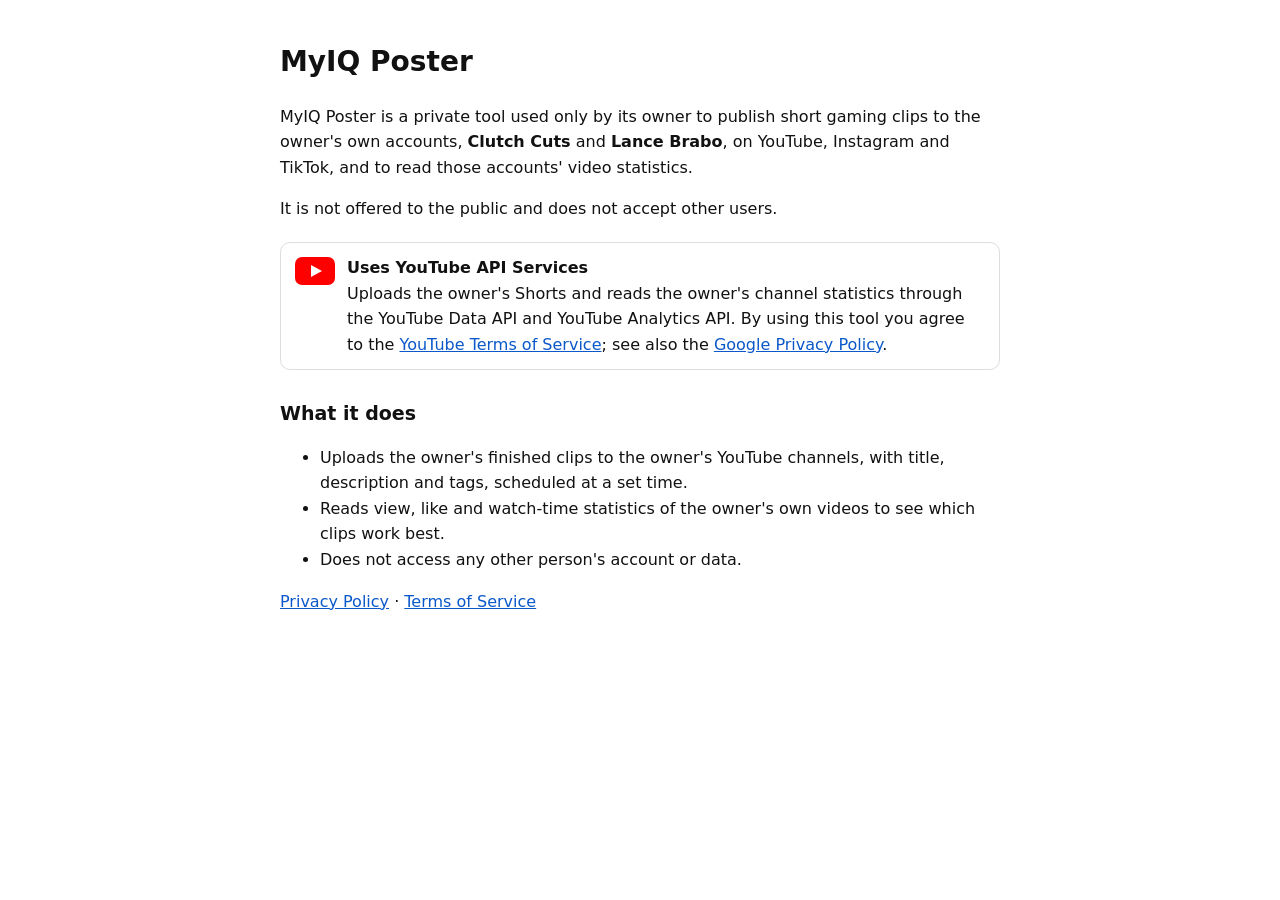
<file: index.html>
<!doctype html><html lang="en"><meta charset="utf-8"><meta name="viewport" content="width=device-width,initial-scale=1">
<title>MyIQ Poster</title><link rel="stylesheet" href="style.css">
<h1>MyIQ Poster</h1>
<p>MyIQ Poster is a private tool used only by its owner to publish short gaming clips to the owner's own accounts, <b>Clutch Cuts</b> and <b>Lance Brabo</b>, on YouTube, Instagram and TikTok, and to read those accounts' video statistics.</p>
<p>It is not offered to the public and does not accept other users.</p>
<div class="yt">
<svg width="40" height="28" viewBox="0 0 40 28" aria-hidden="true"><rect width="40" height="28" rx="7" fill="#FF0000"/><path d="M16 8l11 6-11 6z" fill="#fff"/></svg>
<div><b>Uses YouTube API Services</b><br>
Uploads the owner's Shorts and reads the owner's channel statistics through the YouTube Data API and YouTube Analytics API.
By using this tool you agree to the <a href="https://www.youtube.com/t/terms">YouTube Terms of Service</a>; see also the <a href="https://policies.google.com/privacy">Google Privacy Policy</a>.</div>
</div>
<h2>What it does</h2>
<ul>
<li>Uploads the owner's finished clips to the owner's YouTube channels, with title, description and tags, scheduled at a set time.</li>
<li>Reads view, like and watch-time statistics of the owner's own videos to see which clips work best.</li>
<li>Does not access any other person's account or data.</li>
</ul>
<p><a href="privacy.html">Privacy Policy</a> · <a href="terms.html">Terms of Service</a></p>
</html>
</file>
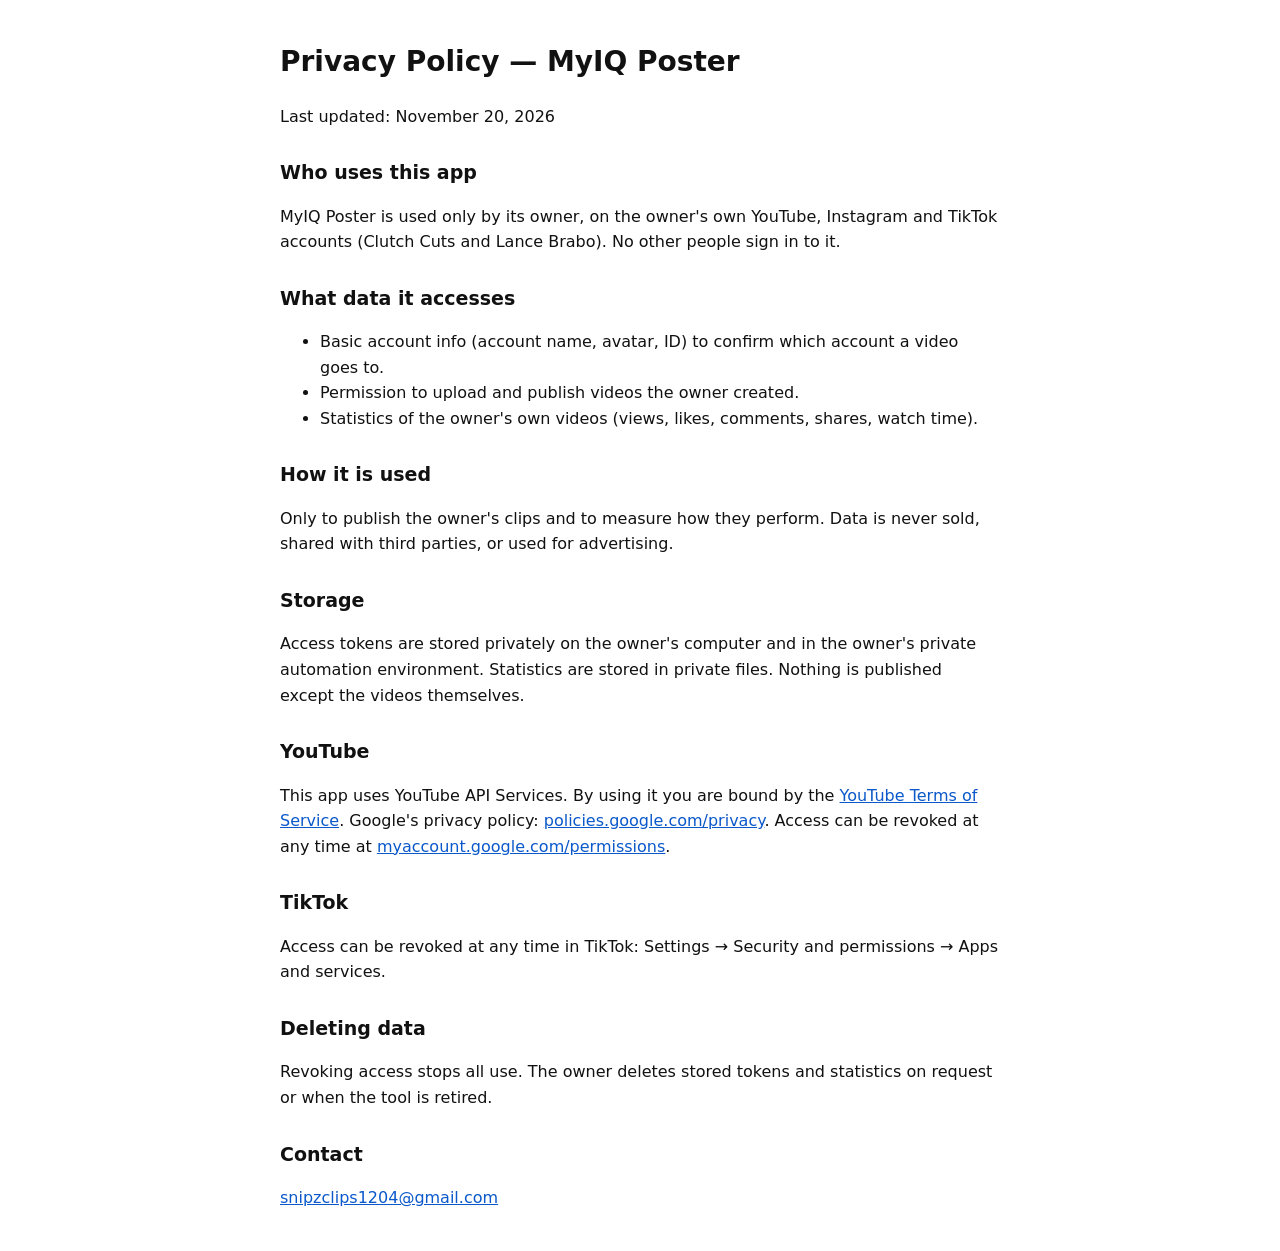
<file: privacy.html>
<!doctype html><html lang="en"><meta charset="utf-8"><meta name="viewport" content="width=device-width,initial-scale=1">
<title>MyIQ Privacy Policy</title><link rel="stylesheet" href="style.css">
<h1>Privacy Policy — MyIQ Poster</h1>
<p>Last updated: November 20, 2026</p>
<h2>Who uses this app</h2>
<p>MyIQ Poster is used only by its owner, on the owner's own YouTube, Instagram and TikTok accounts (Clutch Cuts and Lance Brabo). No other people sign in to it.</p>
<h2>What data it accesses</h2>
<ul>
<li>Basic account info (account name, avatar, ID) to confirm which account a video goes to.</li>
<li>Permission to upload and publish videos the owner created.</li>
<li>Statistics of the owner's own videos (views, likes, comments, shares, watch time).</li>
</ul>
<h2>How it is used</h2>
<p>Only to publish the owner's clips and to measure how they perform. Data is never sold, shared with third parties, or used for advertising.</p>
<h2>Storage</h2>
<p>Access tokens are stored privately on the owner's computer and in the owner's private automation environment. Statistics are stored in private files. Nothing is published except the videos themselves.</p>
<h2>YouTube</h2>
<p>This app uses YouTube API Services. By using it you are bound by the <a href="https://www.youtube.com/t/terms">YouTube Terms of Service</a>. Google's privacy policy: <a href="https://policies.google.com/privacy">policies.google.com/privacy</a>. Access can be revoked at any time at <a href="https://myaccount.google.com/permissions">myaccount.google.com/permissions</a>.</p>
<h2>TikTok</h2>
<p>Access can be revoked at any time in TikTok: Settings → Security and permissions → Apps and services.</p>
<h2>Deleting data</h2>
<p>Revoking access stops all use. The owner deletes stored tokens and statistics on request or when the tool is retired.</p>
<h2>Contact</h2>
<p><a href="mailto:snipzclips1204@gmail.com">snipzclips1204@gmail.com</a></p>
</html>
</file>
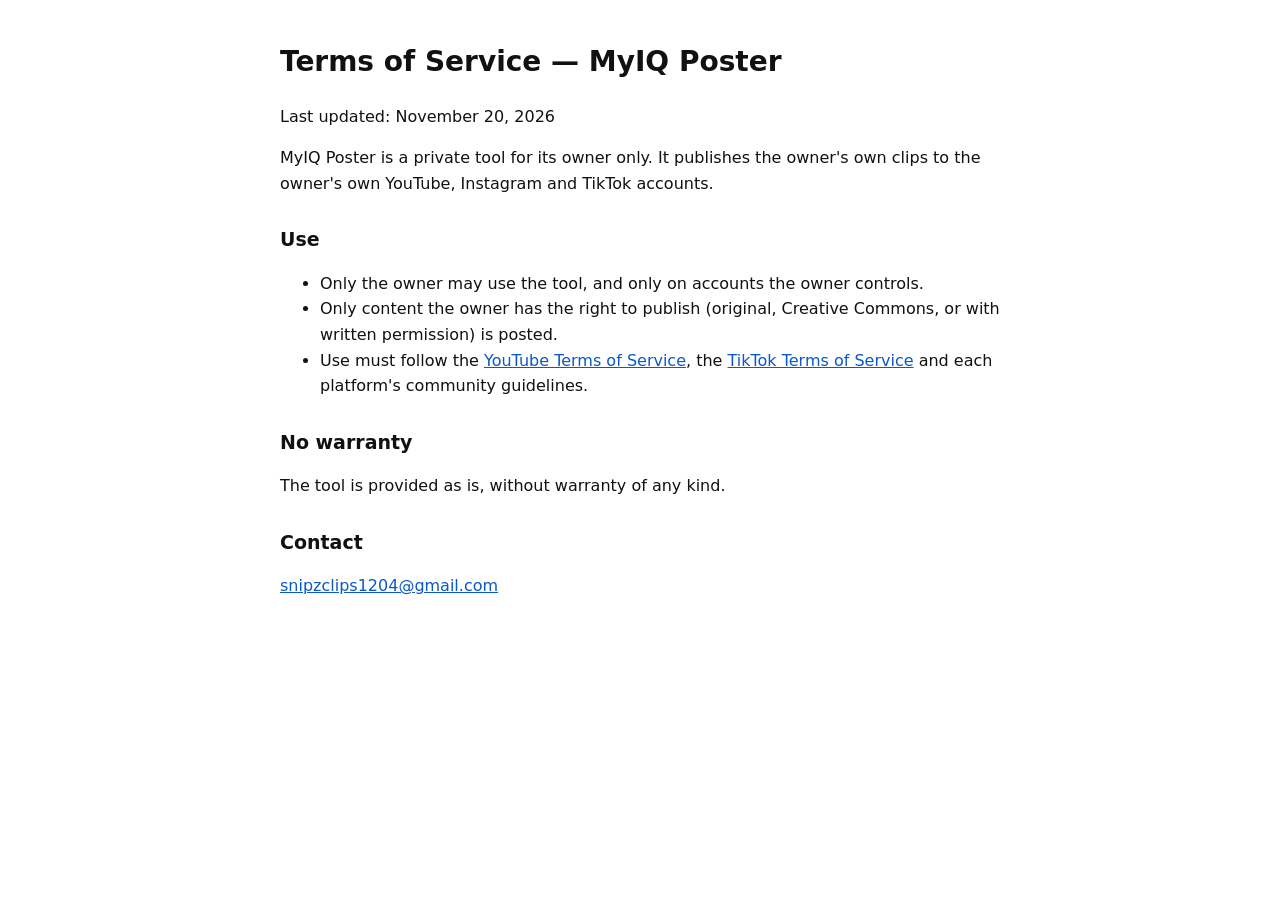
<file: terms.html>
<!doctype html><html lang="en"><meta charset="utf-8"><meta name="viewport" content="width=device-width,initial-scale=1">
<title>MyIQ Terms of Service</title><link rel="stylesheet" href="style.css">
<h1>Terms of Service — MyIQ Poster</h1>
<p>Last updated: November 20, 2026</p>
<p>MyIQ Poster is a private tool for its owner only. It publishes the owner's own clips to the owner's own YouTube, Instagram and TikTok accounts.</p>
<h2>Use</h2>
<ul>
<li>Only the owner may use the tool, and only on accounts the owner controls.</li>
<li>Only content the owner has the right to publish (original, Creative Commons, or with written permission) is posted.</li>
<li>Use must follow the <a href="https://www.youtube.com/t/terms">YouTube Terms of Service</a>, the <a href="https://www.tiktok.com/legal/terms-of-service">TikTok Terms of Service</a> and each platform's community guidelines.</li>
</ul>
<h2>No warranty</h2>
<p>The tool is provided as is, without warranty of any kind.</p>
<h2>Contact</h2>
<p><a href="mailto:snipzclips1204@gmail.com">snipzclips1204@gmail.com</a></p>
</html>
</file>
<file: style.css>
body{font:16px/1.6 -apple-system,system-ui,sans-serif;max-width:720px;margin:40px auto;padding:0 16px;color:#111;background:#fff}
h1{font-size:28px}h2{font-size:19px;margin-top:28px}a{color:#0a58ca}
.yt{display:flex;gap:12px;align-items:flex-start;border:1px solid #ddd;border-radius:10px;padding:12px 14px;margin:20px 0}
.yt svg{flex:none;margin-top:2px}
</file>
